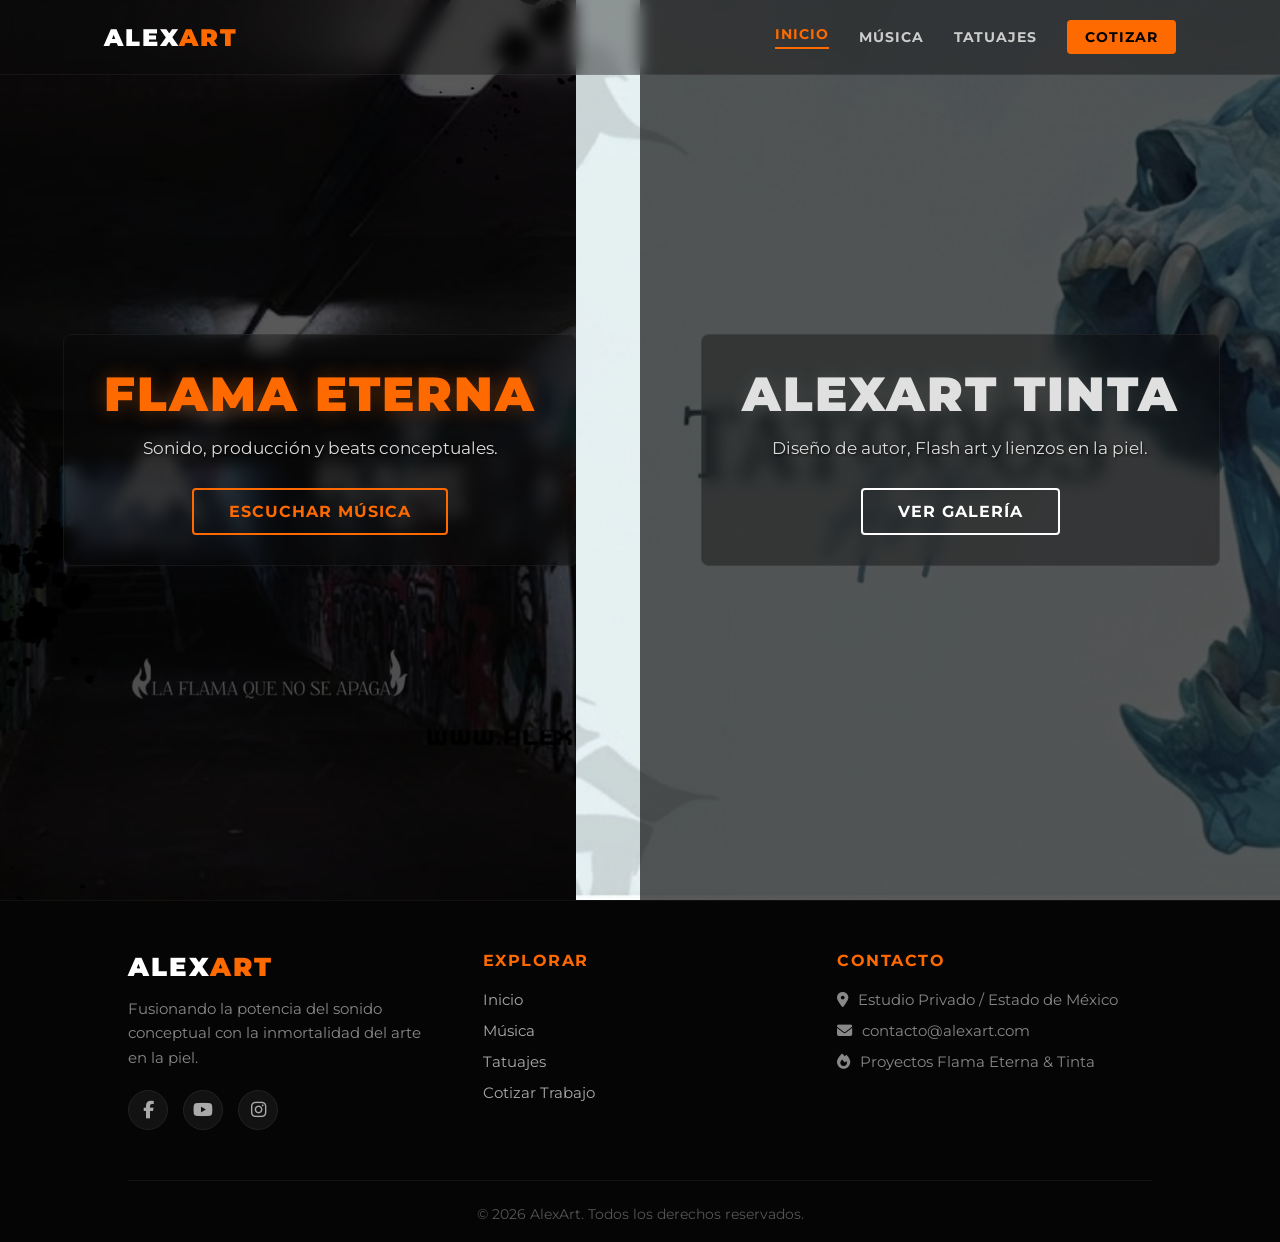
<file: index.html>
<!DOCTYPE html>
<html lang="es">
<head>
    <meta charset="UTF-8">
    <meta name="viewport" content="width=device-width, initial-scale=1.0">
    <title>AlexArt | Flama Eterna</title>
    <link rel="preconnect" href="https://fonts.googleapis.com">
    <link rel="preconnect" href="https://fonts.gstatic.com" crossorigin>
    <link href="https://fonts.googleapis.com/css2?family=Montserrat:wght@400;700;900&display=swap" rel="stylesheet">
    <link rel="stylesheet" href="css/styles.css">
    <link rel="stylesheet" href="https://cdnjs.cloudflare.com/ajax/libs/font-awesome/6.4.2/css/all.min.css">
</head>
<body>

    <header class="main-header-nav">
        <div class="nav-container">
            <a href="#" class="logo">ALEX<span>ART</span></a>
            
            <nav class="nav-menu">
                <a href="index.html" class="nav-link active">Inicio</a> <a href="musica.html" class="nav-link">Música</a>
                <a href="tatuajes.html" class="nav-link">Tatuajes</a>
                <a href="cotizar.html" class="nav-link btn-nav">Cotizar</a>
            </nav>
        </div>
    </header>

    <main class="split-container">
        <section class="split left">
            <div class="layer-bg music-bg"></div>
            <div class="content">
                <h2>FLAMA ETERNA</h2>
                <p>Sonido, producción y beats conceptuales.</p>
                <a href="musica.html" class="btn btn-music">Escuchar Música</a>
            </div>
        </section>

        <section class="split right">
            <div class="layer-bg tattoo-bg"></div>
            <div class="content">
                <h2>ALEXART TINTA</h2>
                <p>Diseño de autor, Flash art y lienzos en la piel.</p>
                <a href="tatuajes.html" class="btn btn-tattoo">Ver Galería</a>
            </div>
        </section>
    </main>


    <footer class="main-footer">
        <div class="footer-container">
            
            <div class="footer-section brand">
                <h3>ALEX<span>ART</span></h3>
                <p>Fusionando la potencia del sonido conceptual con la inmortalidad del arte en la piel.</p>
                <div class="footer-socials">
                    <a href="https://www.facebook.com/profile.php?id=61577612647859" target="_blank" title="Facebook"><i class="fa-brands fa-facebook-f"></i></a>
                    <a href="https://www.youtube.com/@AlexArt-FlamaEterna" target="_blank" title="YouTube"><i class="fa-brands fa-youtube"></i></a>
                    <a href="https://instagram.com/tu-perfil" target="_blank" title="Instagram"><i class="fa-brands fa-instagram"></i></a>
                </div>
            </div>

            <div class="footer-section links">
                <h4>Explorar</h4>
                <ul>
                    <li><a href="index.html">Inicio</a></li>
                    <li><a href="musica.html">Música</a></li>
                    <li><a href="tatuajes.html">Tatuajes</a></li>
                    <li><a href="cotizar.html">Cotizar Trabajo</a></li>
                </ul>
            </div>

            <div class="footer-section contact-info">
                <h4>Contacto</h4>
                <ul>
                    <li><i class="fa-solid fa-location-dot"></i> Estudio Privado / Estado de México</li>
                    <li><i class="fa-solid fa-envelope"></i> contacto@alexart.com</li>
                    <li><i class="fa-solid fa-fire"></i> Proyectos Flama Eterna & Tinta</li>
                </ul>
            </div>

        </div>

        <div class="footer-credits">
            <p>&copy; 2026 AlexArt. Todos los derechos reservados.</p>
        </div>
    </footer>

    <script src="js/main.js"></script>
</body>
</html>
</file>
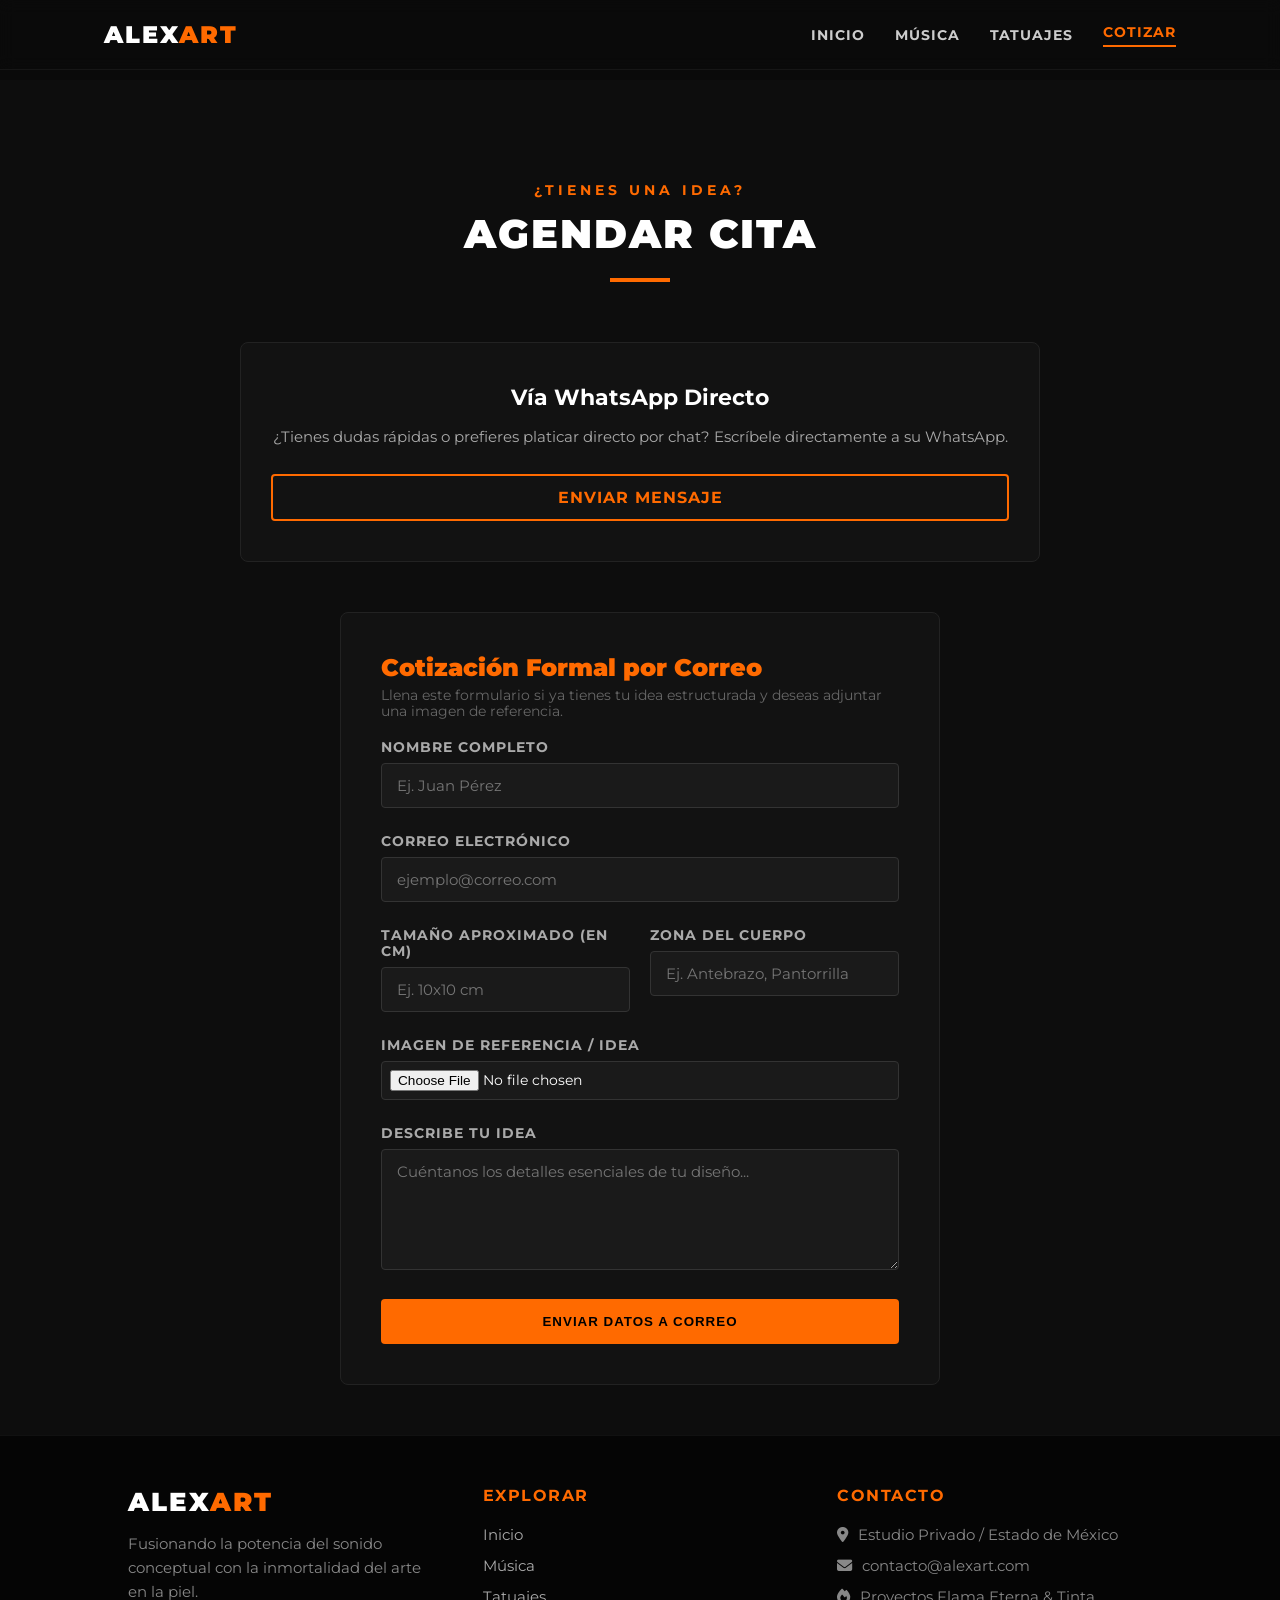
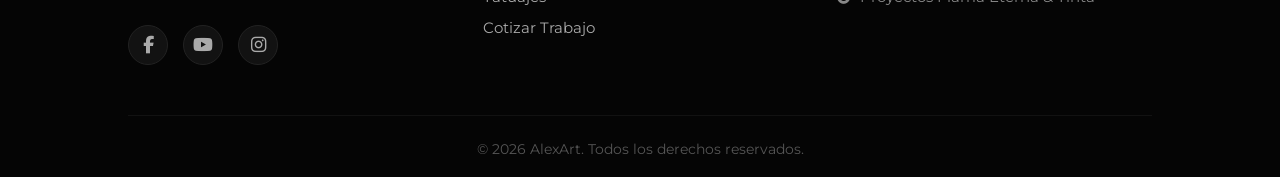
<file: cotizar.html>
<!DOCTYPE html>
<html lang="es">
<head>
    <meta charset="UTF-8">
    <meta name="viewport" content="width=device-width, initial-scale=1.0">
    <title>Cotizar | AlexArt</title>
    <link href="https://fonts.googleapis.com/css2?family=Montserrat:wght@400;700;900&display=swap" rel="stylesheet">
    <link rel="stylesheet" href="css/styles.css">
    <link rel="stylesheet" href="https://cdnjs.cloudflare.com/ajax/libs/font-awesome/6.4.2/css/all.min.css">
</head>
<body style="padding-top: 80px;">

    <header class="main-header-nav scrolled">
        <div class="nav-container">
            <a href="index.html" class="logo">ALEX<span>ART</span></a>
            <nav class="nav-menu">
                <a href="index.html" class="nav-link">Inicio</a>
                <a href="musica.html" class="nav-link">Música</a>
                <a href="tatuajes.html" class="nav-link">Tatuajes</a>
                <a href="cotizar.html" class="nav-link active">Cotizar</a>
            </nav>
        </div>
    </header>

    <section class="contact-container" style="min-height: auto; padding-bottom: 50px;">
        <div class="section-header">
            <span class="subtitle">¿TIENES UNA IDEA?</span>
            <h2>AGENDAR CITA</h2>
            <div class="divider-contact"></div>
        </div>

        <div class="contact-options" style="margin-bottom: 50px;">
            <div class="contact-card">
                <h3>Vía WhatsApp Directo</h3>
                <p>¿Tienes dudas rápidas o prefieres platicar directo por chat? Escríbele directamente a su WhatsApp.</p>
                <a href="https://wa.me/525530524178?text=Hola%20AlexArt,%20me%20gustaría%20saber%20más%20sobre%20tus%20fechas%20disponibles." target="_blank" class="btn btn-music" style="width:100%; text-align: center;">Enviar Mensaje</a>
            </div>
        </div>

        <div class="contact-wrapper">
            <h3 style="color:#ff6a00; font-size:1.5rem; margin-bottom:5px; font-weight:900;">Cotización Formal por Correo</h3>
            <p style="color:#666; font-size:0.85rem; margin-bottom:20px;">Llena este formulario si ya tienes tu idea estructurada y deseas adjuntar una imagen de referencia.</p>
            
            <form class="booking-form" action="https://formspree.io/f/mzdndvbk" method="POST" enctype="multipart/form-data">
                <div class="form-group">
                    <label for="name">Nombre Completo</label>
                    <input type="text" id="name" name="name" required placeholder="Ej. Juan Pérez">
                </div>

                <div class="form-group">
                    <label for="email">Correo Electrónico</label>
                    <input type="email" id="email" name="email" required placeholder="ejemplo@correo.com">
                </div>

                <div class="form-row">
                    <div class="form-group">
                        <label for="size">Tamaño aproximado (en cm)</label>
                        <input type="text" id="size" name="size" required placeholder="Ej. 10x10 cm">
                    </div>
                    <div class="form-group">
                        <label for="placement">Zona del cuerpo</label>
                        <input type="text" id="placement" name="placement" required placeholder="Ej. Antebrazo, Pantorrilla">
                    </div>
                </div>

                <div class="form-group">
                    <label for="reference-img">Imagen de Referencia / Idea</label>
                    <input type="file" id="reference-img" name="reference-image" accept="image/*">
                </div>

                <div class="form-group">
                    <label for="description">Describe tu idea</label>
                    <textarea id="description" name="description" rows="5" required placeholder="Cuéntanos los detalles esenciales de tu diseño..."></textarea>
                </div>
                
                <button type="submit" class="btn btn-submit">Enviar Datos a Correo</button>
            </form>
        </div>
    </section>

   <footer class="main-footer">
        <div class="footer-container">
            
            <div class="footer-section brand">
                <h3>ALEX<span>ART</span></h3>
                <p>Fusionando la potencia del sonido conceptual con la inmortalidad del arte en la piel.</p>
                <div class="footer-socials">
                    <a href="https://www.facebook.com/profile.php?id=61577612647859" target="_blank" title="Facebook"><i class="fa-brands fa-facebook-f"></i></a>
                    <a href="https://www.youtube.com/@AlexArt-FlamaEterna" target="_blank" title="YouTube"><i class="fa-brands fa-youtube"></i></a>
                    <a href="https://instagram.com/tu-perfil" target="_blank" title="Instagram"><i class="fa-brands fa-instagram"></i></a>
                </div>
            </div>

            <div class="footer-section links">
                <h4>Explorar</h4>
                <ul>
                    <li><a href="index.html">Inicio</a></li>
                    <li><a href="musica.html">Música</a></li>
                    <li><a href="tatuajes.html">Tatuajes</a></li>
                    <li><a href="cotizar.html">Cotizar Trabajo</a></li>
                </ul>
            </div>

            <div class="footer-section contact-info">
                <h4>Contacto</h4>
                <ul>
                    <li><i class="fa-solid fa-location-dot"></i> Estudio Privado / Estado de México</li>
                    <li><i class="fa-solid fa-envelope"></i> contacto@alexart.com</li>
                    <li><i class="fa-solid fa-fire"></i> Proyectos Flama Eterna & Tinta</li>
                </ul>
            </div>

        </div>

        <div class="footer-credits">
            <p>&copy; 2026 AlexArt. Todos los derechos reservados.</p>
        </div>
    </footer>
    <script src="js/main.js"></script>
</body>
</html>
</file>
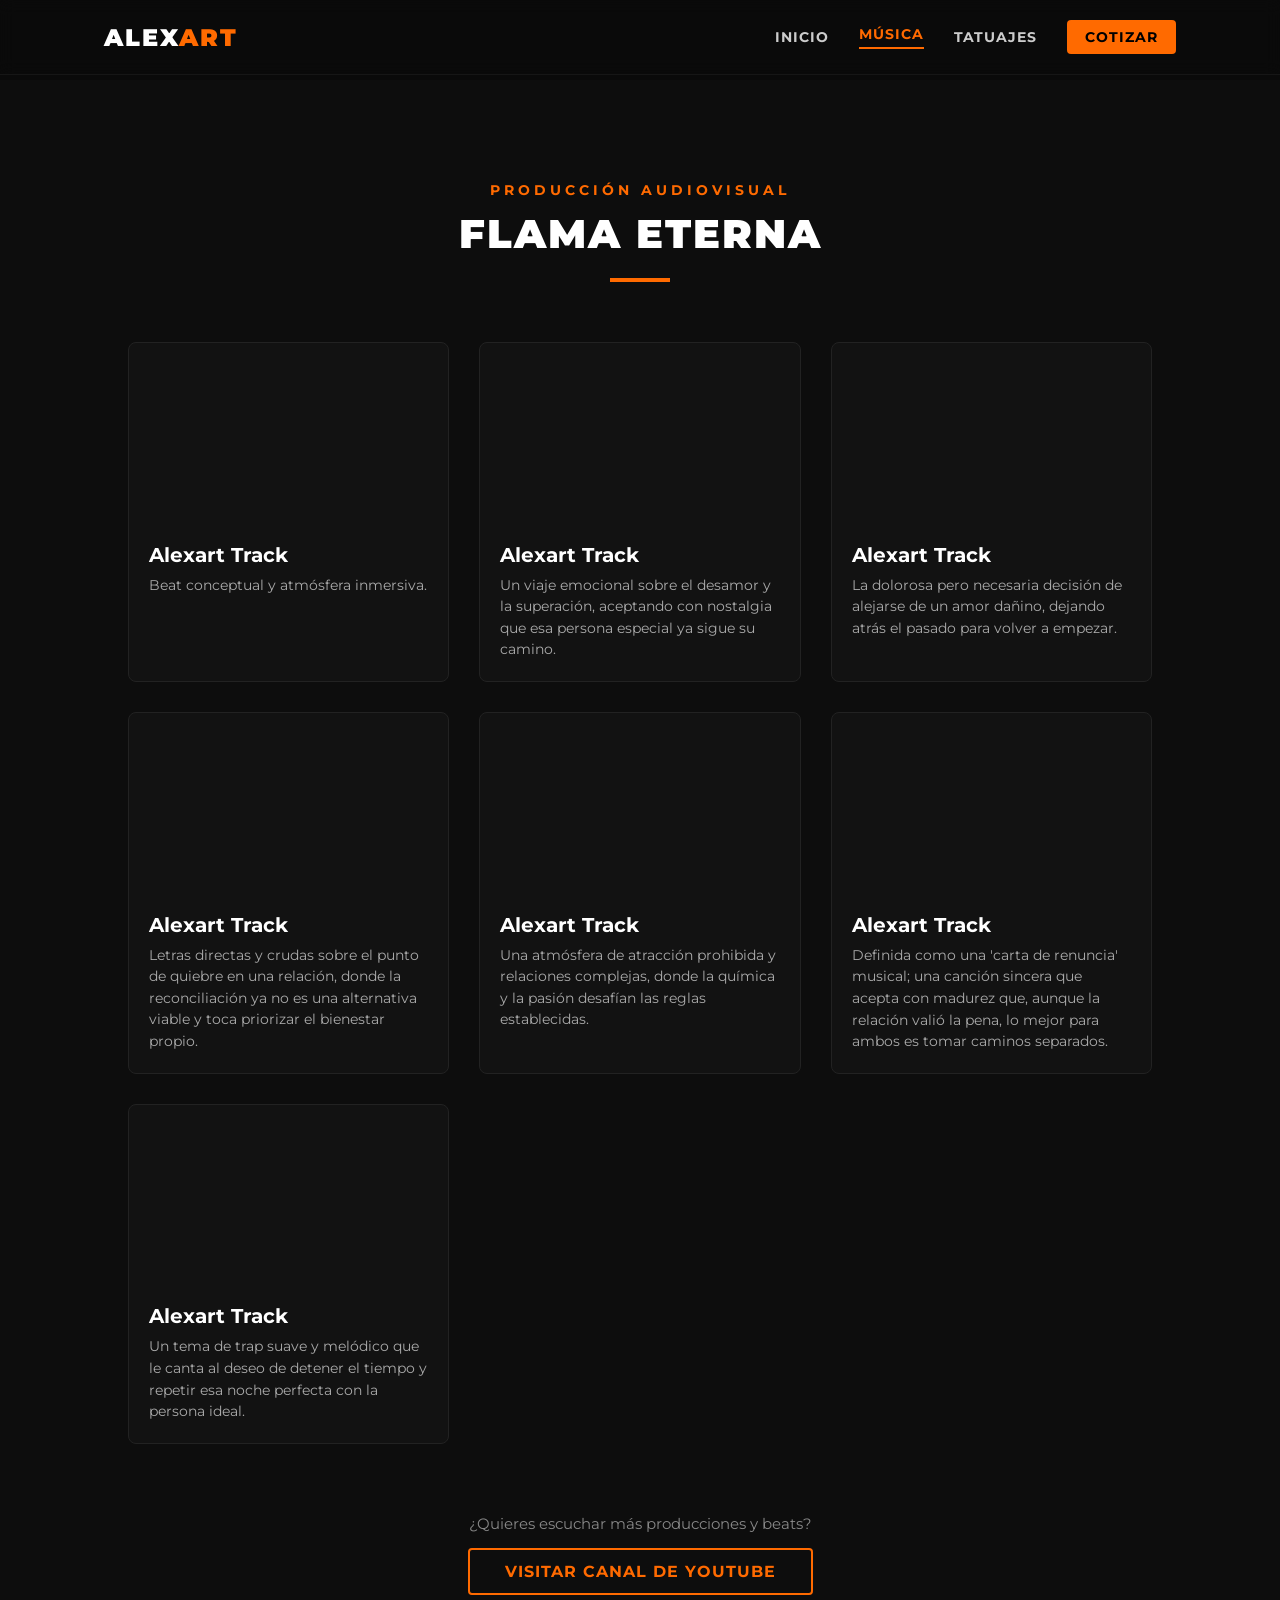
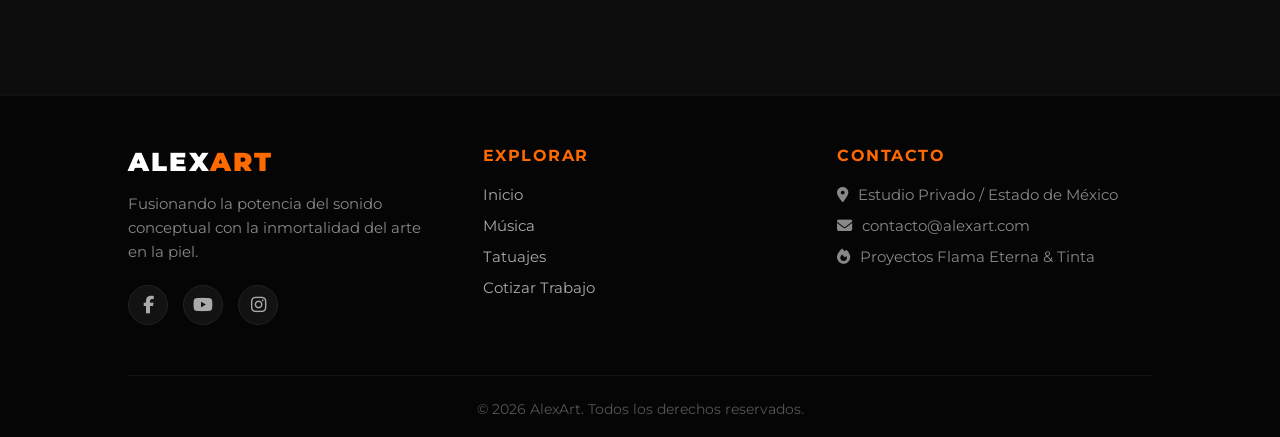
<file: musica.html>
<!DOCTYPE html>
<html lang="es">
<head>
    <meta charset="UTF-8">
    <meta name="viewport" content="width=device-width, initial-scale=1.0">
    <title>Música | Flama Eterna</title>
    <link href="https://fonts.googleapis.com/css2?family=Montserrat:wght@400;700;900&display=swap" rel="stylesheet">
    <link rel="stylesheet" href="css/styles.css">
    <link rel="stylesheet" href="https://cdnjs.cloudflare.com/ajax/libs/font-awesome/6.4.2/css/all.min.css">
</head>
<body style="padding-top: 80px;"> <header class="main-header-nav scrolled"> <div class="nav-container">
            <a href="index.html" class="logo">ALEX<span>ART</span></a>
            <nav class="nav-menu">
                <a href="index.html" class="nav-link">Inicio</a>
                <a href="musica.html" class="nav-link active">Música</a> <a href="tatuajes.html" class="nav-link">Tatuajes</a>
                <a href="cotizar.html" class="nav-link btn-nav">Cotizar</a>
            </nav>
        </div>
    </header>

     <section class="music-container"> <div class="section-header"> <span class="subtitle">PRODUCCIÓN AUDIOVISUAL</span> <h2>FLAMA ETERNA</h2> <div class="divider"></div> </div>
    
        <div class="music-grid" id="youtube-music-grid"></div>

        <div class="music-footer">
            <p>¿Quieres escuchar más producciones y beats?</p>
            <a href="https://www.youtube.com/@AlexArt-FlamaEterna" target="_blank" class="btn btn-music">
                Visitar Canal de YouTube
            </a>
        </div>
    </section>
    <footer class="main-footer">
        <div class="footer-container">
            
            <div class="footer-section brand">
                <h3>ALEX<span>ART</span></h3>
                <p>Fusionando la potencia del sonido conceptual con la inmortalidad del arte en la piel.</p>
                <div class="footer-socials">
                    <a href="https://www.facebook.com/profile.php?id=61577612647859" target="_blank" title="Facebook"><i class="fa-brands fa-facebook-f"></i></a>
                    <a href="https://www.youtube.com/@AlexArt-FlamaEterna" target="_blank" title="YouTube"><i class="fa-brands fa-youtube"></i></a>
                    <a href="https://instagram.com/tu-perfil" target="_blank" title="Instagram"><i class="fa-brands fa-instagram"></i></a>
                </div>
            </div>

            <div class="footer-section links">
                <h4>Explorar</h4>
                <ul>
                    <li><a href="index.html">Inicio</a></li>
                    <li><a href="musica.html">Música</a></li>
                    <li><a href="tatuajes.html">Tatuajes</a></li>
                    <li><a href="cotizar.html">Cotizar Trabajo</a></li>
                </ul>
            </div>

            <div class="footer-section contact-info">
                <h4>Contacto</h4>
                <ul>
                    <li><i class="fa-solid fa-location-dot"></i> Estudio Privado / Estado de México</li>
                    <li><i class="fa-solid fa-envelope"></i> contacto@alexart.com</li>
                    <li><i class="fa-solid fa-fire"></i> Proyectos Flama Eterna & Tinta</li>
                </ul>
            </div>

        </div>

        <div class="footer-credits">
            <p>&copy; 2026 AlexArt. Todos los derechos reservados.</p>
        </div>
    </footer>

    <script src="js/main.js"></script>
</body>
</html>
</file>
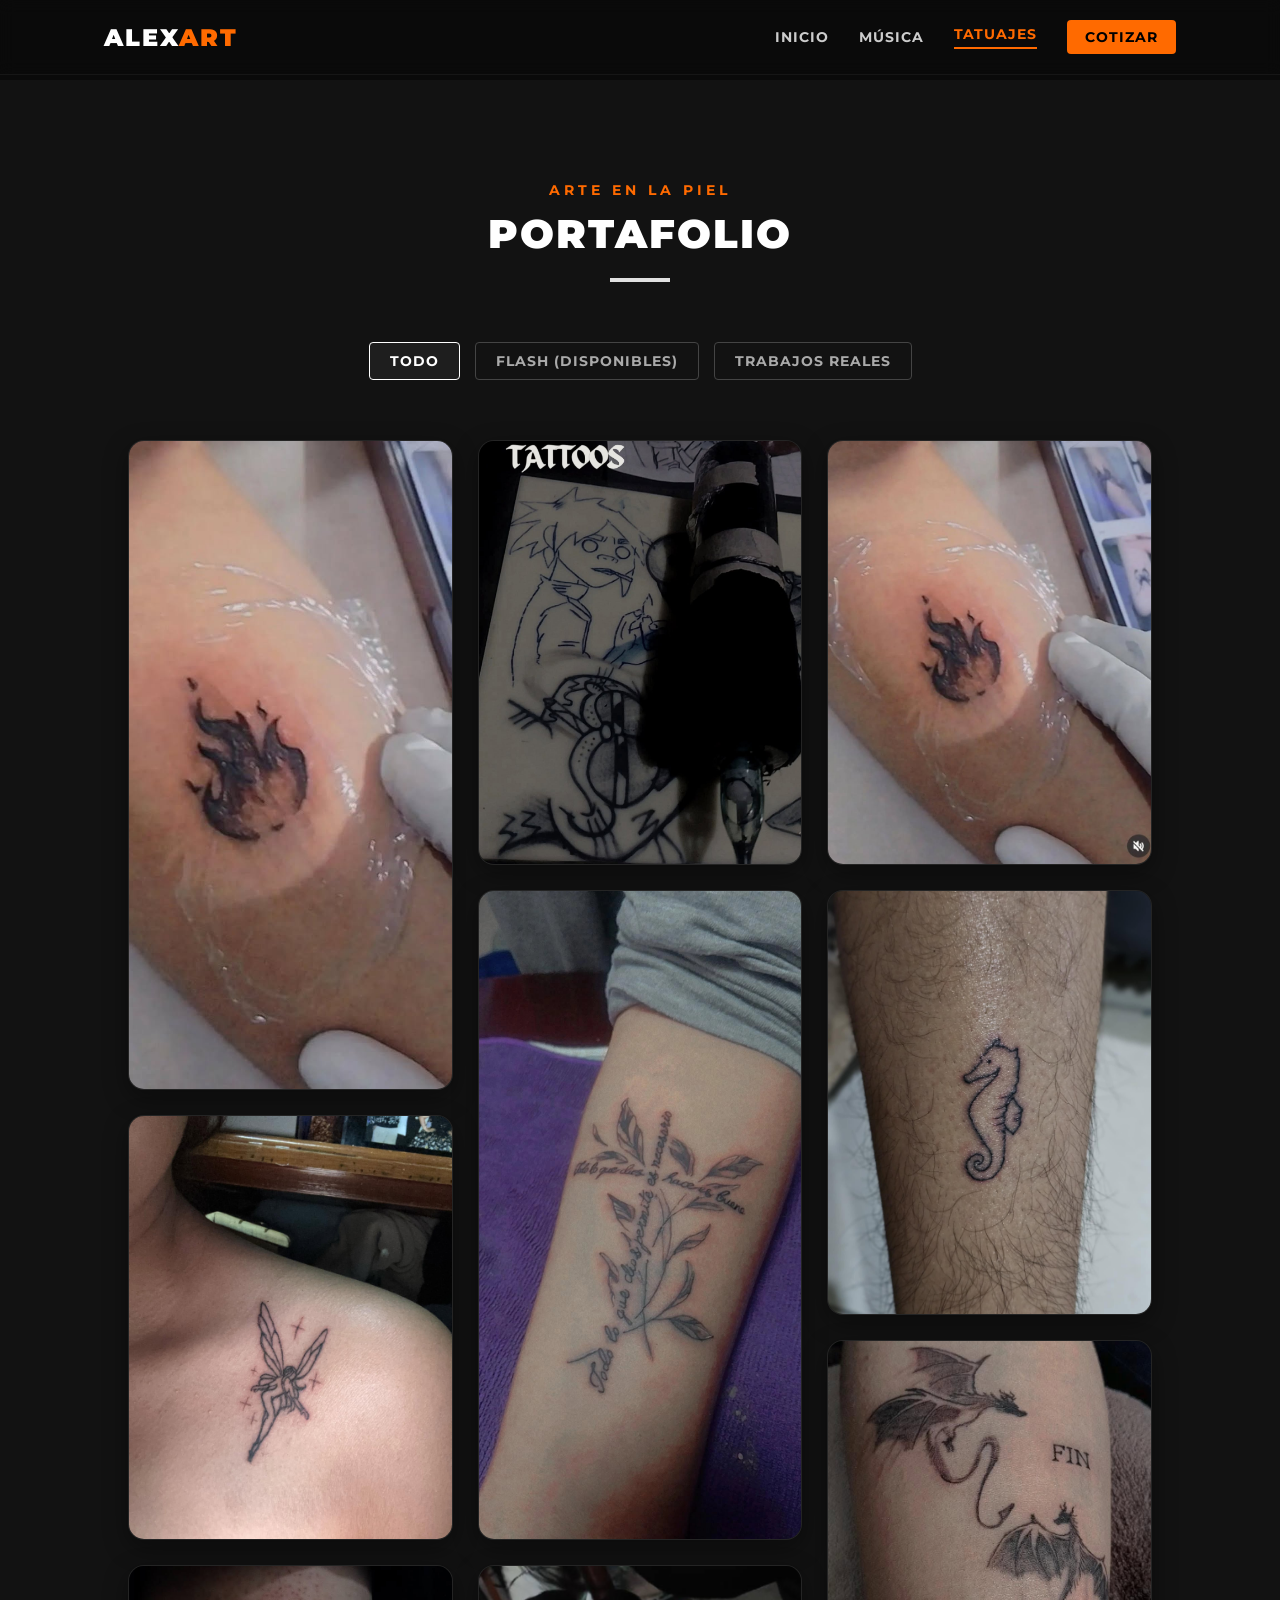
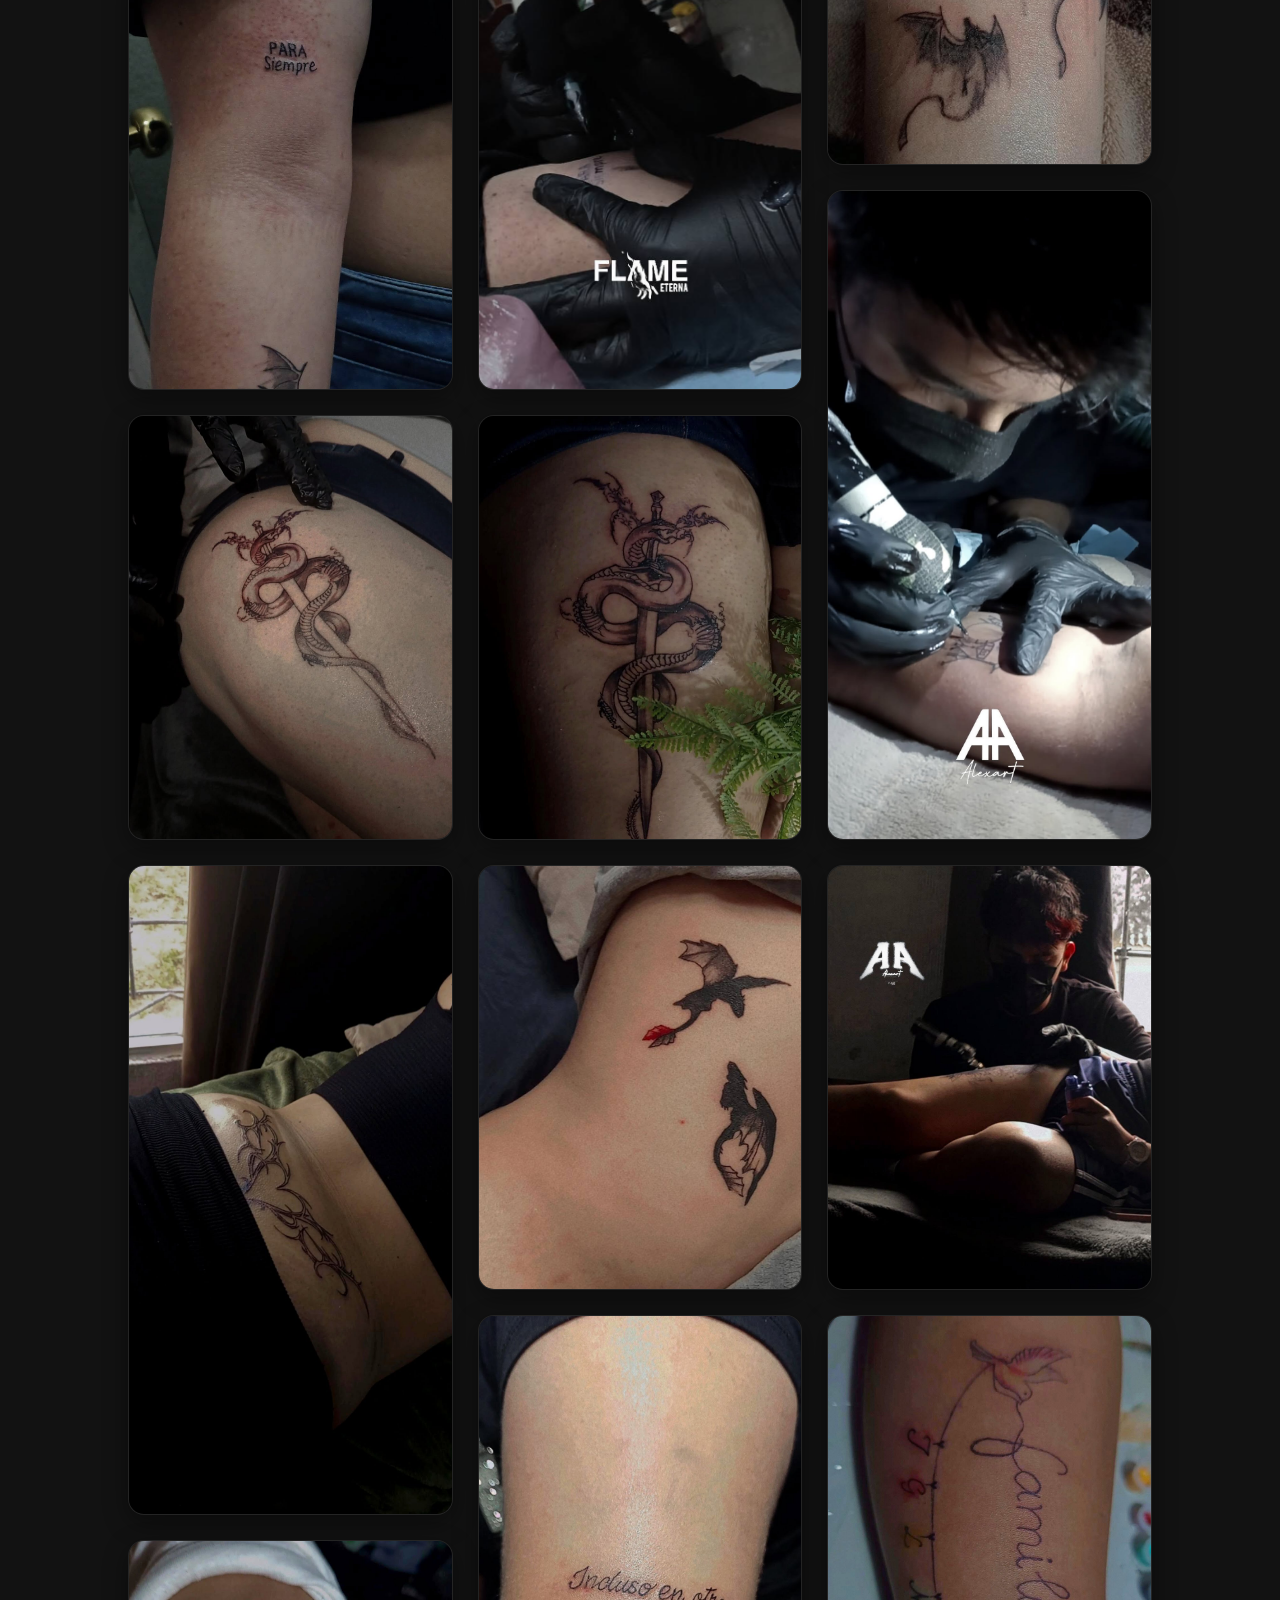
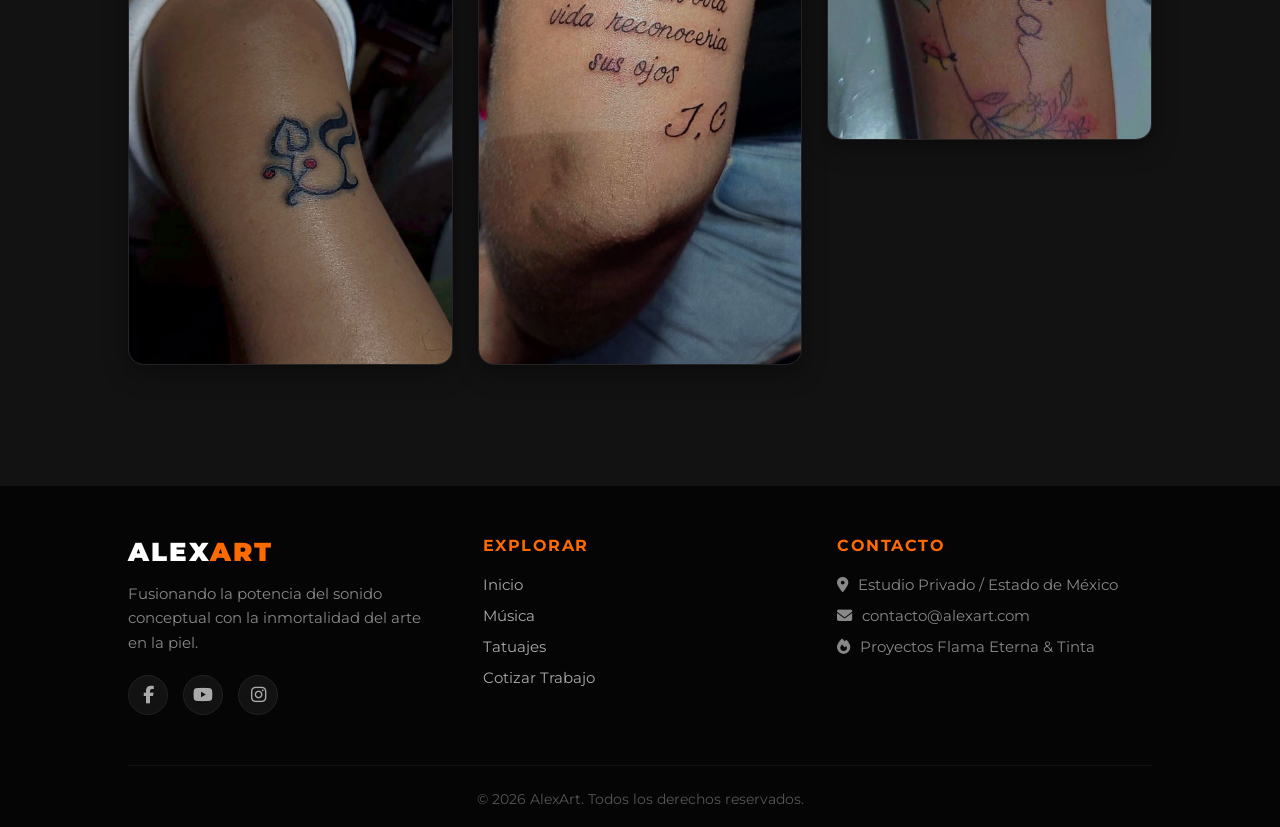
<file: tatuajes.html>
<!DOCTYPE html>
<html lang="es">
<head>
    <meta charset="UTF-8">
    <meta name="viewport" content="width=device-width, initial-scale=1.0">
    <title>Tatuajes | AlexArt Tinta</title>
    <link href="https://fonts.googleapis.com/css2?family=Montserrat:wght@400;700;900&display=swap" rel="stylesheet">
    <link rel="stylesheet" href="css/styles.css">
    <link rel="stylesheet" href="https://cdnjs.cloudflare.com/ajax/libs/font-awesome/6.4.2/css/all.min.css">
</head>
<body style="padding-top: 80px;">

    <header class="main-header-nav scrolled">
        <div class="nav-container">
            <a href="index.html" class="logo">ALEX<span>ART</span></a>
            <nav class="nav-menu">
                <a href="index.html" class="nav-link">Inicio</a>
                <a href="musica.html" class="nav-link">Música</a>
                <a href="tatuajes.html" class="nav-link active">Tatuajes</a> <a href="cotizar.html" class="nav-link btn-nav">Cotizar</a>
            </nav>
        </div>
    </header>

    <section class="tattoo-container">
        <div class="section-header">
            <span class="subtitle">ARTE EN LA PIEL</span>
            <h2>PORTAFOLIO</h2>
            <div class="divider-tattoo"></div>
        </div>

        <div class="portfolio-filters">
            <button class="filter-btn active" data-target="all">Todo</button>
            <button class="filter-btn" data-target="flash">Flash (Disponibles)</button>
            <button class="filter-btn" data-target="tattoos">Trabajos Reales</button>
        </div>

        <div class="portfolio-grid">
            
            <div class="portfolio-item flash">
                <div class="item-inner">
                    
                    <div class="carousel-wrapper">
                        <img src="assets/images/tatto_1.jpg" alt="Flash 1">
                        <img src="assets/images/tatto_2.jpg" alt="Flash 2">
                        <img src="assets/images/tatto_3.jpg" alt="Flash 3">
                    </div>

                    <div class="item-overlay">
                        <span>Colección Flash</span>
                        <p>Naturaleza / Línea Fina</p>
                    </div>
                </div>
            </div>

            <div class="portfolio-item flash">
                <div class="item-inner">
                    <img src="assets/images/tatto_4.jpg" alt="Diseño Flash Disponible">
                    <div class="item-overlay">
                        <span>Flash Disponible</span>
                        <p>Blackwork / Tradicional</p> 
                    </div>
                </div>
            </div>

            <div class="portfolio-item tattoos">
                <div class="item-inner">
                    <img src="assets/images/tatto_1.jpg" alt="Tatuaje Realizado">
                    <div class="item-overlay">
                        <span>Trabajo Realizado</span>
                        <p>Blackwork / Neo-tradicional</p> </div>
                </div>
            </div>

            <div class="portfolio-item tattoos">
                <div class="item-inner">
                    <img src="assets/images/tatto_2.jpg" alt="Tatuaje Realizado">
                    <div class="item-overlay">
                        <span>Trabajo Realizado</span>
                        <p>Blackwork / Neo-tradicional</p> </div>
                </div>
            </div>
            <div class="portfolio-item tattoos">
                <div class="item-inner">
                    <img src="assets/images/tatto_3.jpg" alt="Tatuaje Realizado">
                    <div class="item-overlay">
                        <span>Trabajo Realizado</span>
                        <p>Blackwork / Neo-tradicional</p> </div>
                </div>
            </div>
            <div class="portfolio-item tattoos">
                <div class="item-inner">
                    <img src="assets/images/tatto_5.jpg" alt="Tatuaje Realizado">
                    <div class="item-overlay">
                        <span>Trabajo Realizado</span>
                        <p>Blackwork / Neo-tradicional</p> </div>
                </div>
            </div>
            <div class="portfolio-item tattoos">
                <div class="item-inner">
                    <img src="assets/images/tatto_6.jpg" alt="Tatuaje Realizado">
                    <div class="item-overlay">
                        <span>Trabajo Realizado</span>
                        <p>Blackwork / Neo-tradicional</p> </div>
                </div>
            </div>
            <div class="portfolio-item tattoos">
                <div class="item-inner">
                    <img src="assets/images/tatto_7.jpg" alt="Tatuaje Realizado">
                    <div class="item-overlay">
                        <span>Trabajo Realizado</span>
                        <p>Blackwork / Neo-tradicional</p> </div>
                </div>
            </div>
            <div class="portfolio-item tattoos">
                <div class="item-inner">
                    <img src="assets/images/tatto_8.jpg" alt="Tatuaje Realizado">
                    <div class="item-overlay">
                        <span>Trabajo Realizado</span>
                        <p>Blackwork / Neo-tradicional</p> </div>
                </div>
            </div>
            <div class="portfolio-item tattoos">
                <div class="item-inner">
                    <img src="assets/images/tatto_9.jpg" alt="Tatuaje Realizado">
                    <div class="item-overlay">
                        <span>Trabajo Realizado</span>
                        <p>Blackwork / Neo-tradicional</p> </div>
                </div>
            </div>
            <div class="portfolio-item tattoos">
                <div class="item-inner">
                    <img src="assets/images/tatto_10.jpg" alt="Tatuaje Realizado">
                    <div class="item-overlay">
                        <span>Trabajo Realizado</span>
                        <p>Blackwork / Neo-tradicional</p> </div>
                </div>
            </div>

            <div class="portfolio-item tattoos">
                <div class="item-inner">
                    <img src="assets/images/tatto_11.jpg" alt="Tatuaje Realizado">
                    <div class="item-overlay">
                        <span>Trabajo Realizado</span>
                        <p>Blackwork / Neo-tradicional</p> </div>
                </div>
            </div>
            <div class="portfolio-item tattoos">
                <div class="item-inner">
                    <img src="assets/images/tatto_12.jpg" alt="Tatuaje Realizado">
                    <div class="item-overlay">
                        <span>Trabajo Realizado</span>
                        <p>Blackwork / Neo-tradicional</p> </div>
                </div>
            </div>
            <div class="portfolio-item tattoos">
                <div class="item-inner">
                    <img src="assets/images/tatto_13.jpg" alt="Tatuaje Realizado">
                    <div class="item-overlay">
                        <span>Trabajo Realizado</span>
                        <p>Blackwork / Neo-tradicional</p> </div>
                </div>
            </div>
            <div class="portfolio-item tattoos">
                <div class="item-inner">
                    <img src="assets/images/tatto_14.jpg" alt="Tatuaje Realizado">
                    <div class="item-overlay">
                        <span>Trabajo Realizado</span>
                        <p>Blackwork / Neo-tradicional</p> </div>
                </div>
            </div>
            <div class="portfolio-item tattoos">
                <div class="item-inner">
                    <img src="assets/images/tatto_15.jpg" alt="Tatuaje Realizado">
                    <div class="item-overlay">
                        <span>Trabajo Realizado</span>
                        <p>Blackwork / Neo-tradicional</p> </div>
                </div>
            </div>

            <div class="portfolio-item tattoos">
                <div class="item-inner">
                    <img src="assets/images/tatto_16.jpg" alt="Tatuaje Realizado">
                    <div class="item-overlay">
                        <span>Trabajo Realizado</span>
                        <p>Blackwork / Neo-tradicional</p> </div>
                </div>
            </div>
            <div class="portfolio-item tattoos">
                <div class="item-inner">
                    <img src="assets/images/tatto_18.jpg" alt="Tatuaje Realizado">
                    <div class="item-overlay">
                        <span>Trabajo Realizado</span>
                        <p>Blackwork / Neo-tradicional</p> </div>
                </div>
            </div>

        </div>
    </section>

    <footer class="main-footer">
        <div class="footer-container">
            
            <div class="footer-section brand">
                <h3>ALEX<span>ART</span></h3>
                <p>Fusionando la potencia del sonido conceptual con la inmortalidad del arte en la piel.</p>
                <div class="footer-socials">
                    <a href="https://www.facebook.com/profile.php?id=61577612647859" target="_blank" title="Facebook"><i class="fa-brands fa-facebook-f"></i></a>
                    <a href="https://www.youtube.com/@AlexArt-FlamaEterna" target="_blank" title="YouTube"><i class="fa-brands fa-youtube"></i></a>
                    <a href="https://instagram.com/tu-perfil" target="_blank" title="Instagram"><i class="fa-brands fa-instagram"></i></a>
                </div>
            </div>

            <div class="footer-section links">
                <h4>Explorar</h4>
                <ul>
                    <li><a href="index.html">Inicio</a></li>
                    <li><a href="musica.html">Música</a></li>
                    <li><a href="tatuajes.html">Tatuajes</a></li>
                    <li><a href="cotizar.html">Cotizar Trabajo</a></li>
                </ul>
            </div>

            <div class="footer-section contact-info">
                <h4>Contacto</h4>
                <ul>
                    <li><i class="fa-solid fa-location-dot"></i> Estudio Privado / Estado de México</li>
                    <li><i class="fa-solid fa-envelope"></i> contacto@alexart.com</li>
                    <li><i class="fa-solid fa-fire"></i> Proyectos Flama Eterna & Tinta</li>
                </ul>
            </div>

        </div>

        <div class="footer-credits">
            <p>&copy; 2026 AlexArt. Todos los derechos reservados.</p>
        </div>
    </footer>

    <script src="js/main.js"></script>
</body>
</html>
</file>
<file: css/styles.css>
/* --- RESET BASE --- */
* {
    margin: 0;
    padding: 0;
    box-sizing: border-box;
}

/* ========================================== */
/* --- AJUSTE DE CONTENEDOR PARA EL SCROLL --- */
/* ========================================== */
body {
    /* Permitimos que el cuerpo de la página scrollee hacia el footer */
    font-family: 'Montserrat', sans-serif;
    background-color: #0a0a0a;
    color: #fff;
    overflow-x: hidden;
    scroll-behavior: smooth;
    overflow-y: auto !important; 
}

.split-container {
    /* Evita que bloquee rígidamente la pantalla y permite fluir al footer */
    min-height: 100vh; 
    height: 100vh;
}

/* ========================================== */
/* --- ESTILOS COMPLETOS DEL FOOTER --- */
/* ========================================== */
.main-footer {
    background-color: #070707; /* Un negro ligeramente más profundo */ 
    border-top: 1px solid rgba(255, 106, 0, 0.15); /* Línea sutil color flama superior */
    padding: 70px 5% 20px;
    font-family: 'Montserrat', sans-serif; 
}

.footer-container {
    max-width: 1200px;
    margin: 0 auto; 
    display: grid;
    /* Crea 3 columnas perfectas en PC y se adapta solo */
    grid-template-columns: repeat(auto-fit, minmax(250px, 1fr));
    gap: 40px;
    margin-bottom: 50px;
}

.footer-section h3 {
    font-size: 1.6rem;
    font-weight: 900;
    letter-spacing: 2px;
    color: #fff; 
    margin-bottom: 15px;
    text-transform: uppercase;
}

.footer-section h3 span {
    color: #ff6a00; /* Color flama para resaltar la marca */ 
}

.footer-section h4 {
    font-size: 1rem;
    text-transform: uppercase; 
    letter-spacing: 1.5px;
    color: #ff6a00; /* Títulos de bloques en naranja flama */ 
    margin-bottom: 20px;
    font-weight: 700;
}

.footer-section p {
    color: #888;
    font-size: 0.95rem;
    line-height: 1.6;
}

/* Enlaces y listas internas */
.footer-section ul {
    list-style: none; 
    padding: 0;
}

.footer-section ul li {
    margin-bottom: 12px;
    color: #888;
    font-size: 0.95rem;
    display: flex;
    align-items: center;
    gap: 10px; /* Despega los iconos de texto en la sección de contacto */
}

.footer-section ul li a {
    color: #aaa; 
    text-decoration: none; 
    transition: all 0.3s ease;
}

.footer-section ul li a:hover {
    color: #ff6a00; /* Iluminación naranja al pasar el cursor */
    padding-left: 5px; /* Pequeño desplazamiento interactivo */
}

/* ICONOS DE REDES SOCIALES INTERACTIVOS */
.footer-socials {
    display: flex;
    gap: 15px;
    margin-top: 20px;
}

.footer-socials a {
    display: flex;
    align-items: center;
    justify-content: center;
    width: 40px;
    height: 40px;
    background-color: #121212;
    border: 1px solid #222;
    border-radius: 50%; /* Iconos circulares modernos */
    color: #aaa;
    font-size: 1.1rem;
    text-decoration: none;
    transition: all 0.3s cubic-bezier(0.25, 1, 0.5, 1);
}

/* Efectos hover individuales para cada red social respetando su color de marca */
.footer-socials a:hover {
    transform: translateY(-5px);
    color: #fff;
}
.footer-socials a[title="Facebook"]:hover {
    background-color: #1877f2;
    border-color: #1877f2;
    box-shadow: 0 5px 15px rgba(24, 119, 242, 0.4);
}
.footer-socials a[title="YouTube"]:hover {
    background-color: #ff0000;
    border-color: #ff0000;
    box-shadow: 0 5px 15px rgba(255, 0, 0, 0.4);
}
.footer-socials a[title="Instagram"]:hover {
    background: linear-gradient(45deg, #f09433 0%, #e6683c 25%, #dc2743 50%, #cc2366 75%, #bc1888 100%);
    border-color: transparent;
    box-shadow: 0 5px 15px rgba(220, 39, 67, 0.4);
}

/* Barra de Créditos Inferior */
.footer-credits {
    text-align: center; 
    border-top: 1px solid rgba(255, 255, 255, 0.05); 
    padding-top: 25px; 
    color: #555;
    font-size: 0.85rem;
}

/* Responsividad para pantallas pequeñas */
@media (max-width: 768px) {
    .footer-container {
        grid-template-columns: 1fr; /* Una columna arriba de la otra en móviles */
        text-align: center; 
        gap: 30px; 
    }
    .footer-socials {
        justify-content: center; /* Centra los iconos en celulares */
    }
    .footer-section ul li {
        justify-content: center;
    }
    .footer-section ul li a:hover {
        padding-left: 0; /* Desactiva el desplazamiento lateral en móvil */
    }
}

/* --- CONTENEDOR SPLIT SCREEN --- */
.split-container {
    position: relative;
    width: 100%;
    height: 100vh;
    display: flex;
    overflow: hidden;
}

.split {
    position: relative;
    flex: 1;
    height: 100%;
    display: flex;
    align-items: center;
    justify-content: center;
    text-align: center;
    transition: flex 0.6s cubic-bezier(0.25, 1, 0.5, 1);
    z-index: 1;
}

/* Cuando pasas el mouse, la sección se expande */
.split:hover {
    flex: 1.5;
    z-index: 2;
}

/* --- FONDOS CON CAPA OSCURA --- */
.layer-bg {
    position: absolute;
    top: 0;
    left: 0;
    /* La clave: hacemos que la imagen sea un 20% más ancha que el contenedor */
    width: 120%; 
    height: 100%; 
    background-size: cover; 
    background-position: center; 
    background-repeat: no-repeat;
    
    /* Centramos la imagen por defecto restando el excedente */
    margin-left: -10%; 
    
    /* Transición suave para el movimiento de lado a lado */
    transition: transform 0.8s cubic-bezier(0.25, 1, 0.5, 1);
    z-index: 1; 
}

/* LA MAGIA: Un filtro oscuro superpuesto sobre cada fondo para dar contraste */
.split::before {
    content: '';
    position: absolute;
    top: 0;
    left: 0;
    width: 100%;
    height: 100%;
    /* 0.65 (65%) de opacidad oscura. Si quieres ver más tus fotos, bájalo a 0.50 */
    background: rgba(0, 0, 0, 0.65); 
    z-index: 2;
    transition: background 0.5s ease;
}

/* Efecto de movimiento lateral (en el eje X) sin estirarse */
.split.left:hover .layer-bg {
    transform: translateX(5%); /* Mueve el fondo de música sutilmente a la derecha */
}

.split.right:hover .layer-bg {
    transform: translateX(-5%); /* Mueve el fondo de tatuajes sutilmente a la izquierda */
}

/* Mantenemos el filtro oscuro intacto */
.split::before {
    content: '';
    position: absolute;
    top: 0;
    left: 0;
    width: 100%;
    height: 100%;
    background: rgba(0, 0, 0, 0.65); 
    z-index: 2;
    transition: background 0.5s ease;
}

.split:hover::before {
    background: rgba(0, 0, 0, 0.45);
}

/* Tus imágenes locales reales */
.music-bg {
    background-image: url('../assets/images/Fondo_Musica.jpg'); 
}

.tattoo-bg {
    background-image: url('../assets/images/Fondo_Tatto.png'); 
}

/* --- CONTENIDO --- */
.content {
    position: relative;
    z-index: 3; /* Se posiciona por encima del filtro oscuro */
    padding: 30px 40px;
    max-width: 85%;
    text-align: center;
    
    /* Esta caja difumina el fondo solo detrás de las letras, separándolo de tus logos */
    background: rgba(10, 10, 10, 0.4);
    backdrop-filter: blur(8px);
    -webkit-backdrop-filter: blur(8px);
    border-radius: 8px;
    border: 1px solid rgba(255, 255, 255, 0.05);
}

.content h2 {
    font-size: 3rem;
    font-weight: 900;
    letter-spacing: 2px;
    margin-bottom: 15px;
    text-transform: uppercase;
    /* Sombra de texto sólida para que resalte en cualquier pantalla */
    text-shadow: 2px 2px 4px rgba(0, 0, 0, 0.9);
}

.split.left h2 {
    color: #ff6a00; /* Color Flama */
    text-shadow: 0 0 20px rgba(255, 106, 0, 0.3);
}

.split.right h2 {
    color: #e0e0e0; /* Color Tinta / Plata */
    text-shadow: 0 0 20px rgba(255, 255, 255, 0.1);
}

.content p {
    font-size: 1.05rem;
    margin-bottom: 30px;
    color: #ddd;
    font-weight: 400;
    text-shadow: 1px 1px 3px rgba(0, 0, 0, 0.9);
}

/* --- BOTONES --- */
.btn {
    display: inline-block;
    padding: 12px 35px;
    text-decoration: none;
    font-weight: 700;
    text-transform: uppercase;
    letter-spacing: 1px;
    border-radius: 4px;
    transition: all 0.3s ease;
}

.btn-music {
    background-color: transparent;
    color: #ff6a00;
    border: 2px solid #ff6a00;
}

.btn-music:hover {
    background-color: #ff6a00;
    color: #000;
    box-shadow: 0 0 15px rgba(255, 106, 0, 0.6);
}

.btn-tattoo {
    background-color: transparent;
    color: #fff;
    border: 2px solid #fff;
}

.btn-tattoo:hover {
    background-color: #fff;
    color: #000;
    box-shadow: 0 0 15px rgba(255, 255, 255, 0.6);
}

/* --- SECCIÓN DE MÚSICA --- */
.music-container {
    background-color: #0d0d0d;
    padding: 100px 10%;
    min-height: 100vh;
    display: flex;
    flex-direction: column;
    justify-content: center;
}

/* Encabezados de Sección Comunes */
.section-header {
    text-align: center;
    margin-bottom: 60px;
}

.section-header .subtitle {
    font-size: 0.85rem;
    letter-spacing: 4px;
    color: #ff6a00;
    font-weight: 700;
    text-transform: uppercase;
}

.section-header h2 {
    font-size: 2.5rem;
    font-weight: 900;
    letter-spacing: 2px;
    margin-top: 10px;
    text-transform: uppercase;
}

.section-header .divider {
    width: 60px;
    height: 4px;
    background-color: #ff6a00;
    margin: 20px auto 0;
}

/* Grid de Videos */
.music-grid {
    display: grid;
    grid-template-columns: repeat(auto-fit, minmax(320px, 1fr));
    gap: 30px;
    margin-bottom: 50px;
}

/* Tarjetas de Video */
.video-card {
    background-color: #121212;
    border-radius: 8px;
    overflow: hidden;
    border: 1px solid #222;
    transition: all 0.4s ease;
}

.video-card:hover {
    transform: translateY(-8px);
    border-color: #ff6a00;
    box-shadow: 0 10px 20px rgba(255, 106, 0, 0.1);
}

/* Mantener proporción de video responsivo (16:9) */
.video-wrapper {
    position: relative;
    padding-bottom: 56.25%; /* Relación de aspecto 16:9 */
    height: 0;
    overflow: hidden;
}

.video-wrapper iframe {
    position: absolute;
    top: 0;
    left: 0;
    width: 100%;
    height: 100%;
}

.video-info {
    padding: 20px;
}

.video-info h3 {
    font-size: 1.25rem;
    font-weight: 700;
    margin-bottom: 8px;
    color: #fff;
}

.video-info p {
    font-size: 0.9rem;
    color: #aaa;
    line-height: 1.5;
}

/* Footer de Música */
.music-footer {
    text-align: center;
    margin-top: 20px;
}

.music-footer p {
    color: #888;
    margin-bottom: 15px;
    font-size: 0.95rem;
}

/* --- SECCIÓN DE TATUAJES --- */
.tattoo-container {
    background-color: #121212;
    padding: 100px 10%;
    min-height: 100vh;
}

.divider-tattoo {
    width: 60px;
    height: 4px;
    background-color: #e0e0e0;
    margin: 20px auto 0;
}

/* Botones de Filtro */
.portfolio-filters {
    display: flex;
    justify-content: center;
    gap: 15px;
    margin-bottom: 40px;
}

.filter-btn {
    background: transparent;
    border: 1px solid #444;
    color: #aaa;
    padding: 10px 20px;
    font-family: 'Montserrat', sans-serif;
    font-weight: 700;
    text-transform: uppercase;
    font-size: 0.85rem;
    letter-spacing: 1px;
    cursor: pointer;
    border-radius: 4px;
    transition: all 0.3s ease;
}

.filter-btn:hover, .filter-btn.active {
    border-color: #fff;
    color: #fff;
    background-color: rgba(255, 255, 255, 0.05);
}

/* ========================================== */
/* GRID TIPO PINTEREST (MASONRY DE ALTO IMPACTO) */
/* ========================================== */
.portfolio-grid {
    display: grid;
    /* Usamos filas más pequeñas para poder jugar con la altura de las tarjetas */
    grid-template-columns: repeat(auto-fit, minmax(280px, 1fr));
    grid-auto-rows: 200px; /* Base para calcular alturas */
    gap: 25px;
    padding: 20px 0;
}

/* TARJETA BASE */
.portfolio-item {
    display: block;
    grid-row: span 2; /* Por defecto ocupan 2 filas (400px de alto, casi cuadradas) */
    transition: all 0.5s cubic-bezier(0.25, 1, 0.5, 1);
}

.portfolio-item.hide {
    display: none;
}

/* EFECTO PINTEREST: Variamos los formatos de forma intercalada */
/* Hacemos que algunas tarjetas sean el doble de altas (Rectangulares verticales) */
.portfolio-grid .portfolio-item:nth-child(3n + 1) {
    grid-row: span 3; /* Ocupa 600px de alto */
}

/* Hacemos que algunas sean más bajitas (Rectangulares horizontales) */
.portfolio-grid .portfolio-item:nth-child(4n + 3) {
    grid-row: span 2; 
}

/* ESTRUCTURA INTERNA */
.item-inner {
    position: relative;
    width: 100%;
    height: 100%; /* Se adapta al tamaño asignado por Pinterest */
    border-radius: 16px; /* Bordes redondeados estéticos */
    overflow: hidden;
    border: 1px solid rgba(255, 255, 255, 0.06);
    background-color: #161616;
    box-shadow: 0 8px 25px rgba(0, 0, 0, 0.4);
    transition: transform 0.5s cubic-bezier(0.25, 1, 0.5, 1), box-shadow 0.5s ease;
}

.portfolio-item:hover .item-inner {
    transform: translateY(-8px);
    box-shadow: 0 15px 30px rgba(255, 106, 0, 0.15);
    border-color: rgba(255, 106, 0, 0.3);
}

/* IMÁGENES */
.item-inner img {
    width: 100%;
    height: 100%;
    object-fit: cover;
    transition: transform 0.6s ease;
}

.portfolio-item:hover .item-inner img {
    transform: scale(1.05);
}

/* OVERLAY ESTILO MASONRY GRADIENTE */
.item-overlay {
    position: absolute;
    top: 0;
    left: 0;
    width: 100%;
    height: 100%;
    background: linear-gradient(to top, rgba(0, 0, 0, 0.9) 0%, rgba(0, 0, 0, 0.3) 60%, transparent 100%);
    display: flex;
    flex-direction: column;
    justify-content: flex-end;
    padding: 20px;
    opacity: 0;
    transform: translateY(10px);
    transition: all 0.4s ease;
    z-index: 5;
}

.portfolio-item:hover .item-overlay {
    opacity: 1;
    transform: translateY(0);
}

.item-overlay span {
    font-size: 0.75rem;
    color: #ff6a00;
    font-weight: 700;
    text-transform: uppercase;
    letter-spacing: 1px;
}

.item-overlay p {
    font-size: 1rem;
    color: #fff;
    font-weight: 700;
    margin-top: 3px;
}

/* ========================================== */
/* EFECTO CARRUSEL AUTOMÁTICO INTERNO         */
/* ========================================== */
.carousel-wrapper {
    display: flex;
    width: 300%; /* Para albergar 3 imágenes (100% cada una) */
    height: 100%;
    animation: slideCarousel 12s infinite steps(1, linear); /* Animación infinita fluida */
}

.carousel-wrapper img {
    width: 33.333%; /* Cada imagen ocupa exactamente el ancho de la tarjeta */
    height: 100%;
    object-fit: cover;
}

/* Animación para que deslice entre las 3 fotos solas */
@keyframes slideCarousel {
    0%, 30% { transform: translateX(0); }         /* Muestra Foto 1 */
    33%, 63% { transform: translateX(-33.333%); }  /* Desplaza a Foto 2 */
    66%, 96% { transform: translateX(-66.666%); }  /* Desplaza a Foto 3 */
    100% { transform: translateX(0); }             /* Regresa a Foto 1 */
}

/* --- SECCIÓN DE CONTACTO --- */
.contact-container {
    background-color: #0d0d0d;
    padding: 100px 10%;
    min-height: 100vh;
}

.divider-contact {
    width: 60px;
    height: 4px;
    background-color: #ff6a00;
    margin: 20px auto 0;
}

.contact-wrapper {
    max-width: 600px;
    margin: 0 auto;
    background-color: #121212;
    padding: 40px;
    border-radius: 8px;
    border: 1px solid #222;
}

.form-group {
    margin-bottom: 25px;
}

.form-row {
    display: flex;
    gap: 20px;
}

.form-row .form-group {
    flex: 1;
}

label {
    display: block;
    font-size: 0.85rem;
    font-weight: 700;
    text-transform: uppercase;
    letter-spacing: 1px;
    margin-bottom: 8px;
    color: #aaa;
}

input[type="text"], textarea {
    width: 100%;
    padding: 12px 15px;
    background-color: #1a1a1a;
    border: 1px solid #333;
    color: #fff;
    font-family: 'Montserrat', sans-serif;
    font-size: 0.95rem;
    border-radius: 4px;
    transition: border-color 0.3s ease;
}

input[type="text"]:focus, textarea:focus {
    outline: none;
    border-color: #ff6a00;
}

.btn-submit {
    width: 100%;
    background-color: #ff6a00;
    color: #000;
    border: none;
    cursor: pointer;
    padding: 15px;
}

.btn-submit:hover {
    background-color: #e25822;
    box-shadow: 0 0 15px rgba(255, 106, 0, 0.4);
}

/* --- FOOTER --- */
.main-footer {
    background-color: #050505;
    padding: 50px 10% 20px;
    border-top: 1px solid #111;
}

.footer-content {
    display: flex;
    justify-content: space-between;
    align-items: flex-start;
    flex-wrap: wrap;
    gap: 30px;
    margin-bottom: 40px;
}

.footer-brand h3 {
    font-size: 1.5rem;
    font-weight: 900;
    letter-spacing: 2px;
    color: #fff;
    margin-bottom: 5px;
}

.footer-brand p {
    color: #666;
    font-size: 0.9rem;
}

.footer-links h4 {
    font-size: 0.9rem;
    text-transform: uppercase;
    letter-spacing: 1px;
    color: #ff6a00;
    margin-bottom: 15px;
}

.footer-links ul {
    list-style: none;
}

.footer-links ul li {
    margin-bottom: 10px;
}

.footer-links ul li a {
    color: #aaa;
    text-decoration: none;
    font-size: 0.9rem;
    transition: color 0.3s ease;
}

.footer-links ul li a:hover {
    color: #fff;
}

.footer-bottom {
    text-align: center;
    border-top: 1px solid #111;
    padding-top: 20px;
    color: #444;
    font-size: 0.8rem;
}

/* Responsividad básica para móviles */
@media (max-width: 768px) {
    .form-row {
        flex-direction: column;
        gap: 0;
    }
    .footer-content {
        flex-direction: column;
        text-align: center;
        align-items: center;
    }
}

/* --- OPCIONES DE CONTACTO EN PANTALLA --- */
.contact-options {
    display: flex;
    grid-template-columns: repeat(auto-fit, minmax(280px, 1fr));
    gap: 30px;
    max-width: 800px;
    margin: 0 auto;
    justify-content: center;
}

.contact-card {
    background-color: #121212;
    padding: 40px 30px;
    border-radius: 8px;
    border: 1px solid #222;
    text-align: center;
    flex: 1;
    display: flex;
    flex-direction: column;
    justify-content: space-between;
    align-items: center;
}

.contact-card h3 {
    font-size: 1.4rem;
    margin-bottom: 15px;
    font-weight: 700;
}

.contact-card p {
    color: #aaa;
    font-size: 0.95rem;
    margin-bottom: 25px;
    line-height: 1.5;
}

/* Modificación para inputs tipo archivo e email */
input[type="email"], input[type="file"] {
    width: 100%;
    padding: 12px 15px;
    background-color: #1a1a1a;
    border: 1px solid #333;
    color: #fff;
    font-family: 'Montserrat', sans-serif;
    font-size: 0.95rem;
    border-radius: 4px;
}
input[type="file"] {
    padding: 8px;
    font-size: 0.85rem;
}

/* --- ESTILOS DE LA VENTANA EMERGENTE (MODAL) --- */
.modal-overlay {
    position: fixed;
    top: 0;
    left: 0;
    width: 100%;
    height: 100%;
    background-color: rgba(0, 0, 0, 0.85);
    backdrop-filter: blur(5px); /* Fondo borroso estético */
    z-index: 1000;
    display: flex;
    align-items: center;
    justify-content: center;
    opacity: 0;
    pointer-events: none;
    transition: opacity 0.4s ease;
}

/* Clase que activará el JavaScript para mostrar el modal */
.modal-overlay.open {
    opacity: 1;
    pointer-events: auto;
}

.modal-content {
    background-color: #121212;
    padding: 40px;
    border-radius: 10px;
    width: 90%;
    max-width: 550px;
    max-height: 90vh;
    overflow-y: auto; /* Por si la pantalla es chica, permite scroll interno */
    position: relative;
    border: 1px solid #333;
    transform: translateY(-20px);
    transition: transform 0.4s ease;
}

.modal-overlay.open .modal-content {
    transform: translateY(0);
}

.modal-content h3 {
    font-size: 1.8rem;
    font-weight: 900;
    margin-bottom: 5px;
    color: #ff6a00;
}

.modal-content p {
    color: #888;
    font-size: 0.9rem;
    margin-bottom: 25px;
}

/* Botón de cerrar (X) */
.close-btn {
    position: absolute;
    top: 15px;
    right: 20px;
    background: transparent;
    border: none;
    color: #aaa;
    font-size: 2rem;
    cursor: pointer;
    transition: color 0.3s ease;
}

.close-btn:hover {
    color: #fff;
}

/* --- HEADER Y NAVEGACIÓN --- */
.main-header-nav {
    position: fixed;
    top: 0;
    left: 0;
    width: 100%;
    z-index: 100;
    background-color: rgba(10, 10, 10, 0.4);
    backdrop-filter: blur(8px); /* Efecto vidrio esmerilado */
    -webkit-backdrop-filter: blur(8px);
    border-bottom: 1px solid rgba(255, 255, 255, 0.05);
    transition: background-color 0.3s ease;
}

/* Cambiaremos el fondo cuando el usuario haga scroll usando JS */
.main-header-nav.scrolled {
    background-color: rgba(10, 10, 10, 0.95);
    border-bottom: 1px solid rgba(255, 106, 0, 0.2);
}

.nav-container {
    max-width: 1200px;
    margin: 0 auto;
    padding: 20px 5%;
    display: flex;
    justify-content: space-between;
    align-items: center;
}

/* Logo */
.logo {
    font-size: 1.5rem;
    font-weight: 900;
    letter-spacing: 2px;
    text-decoration: none;
    color: #fff;
    text-transform: uppercase;
}

.logo span {
    color: #ff6a00; /* Toque flama */
}

/* Menú */
.nav-menu {
    display: flex;
    align-items: center;
    gap: 30px;
}

.nav-link {
    color: #ccc;
    text-decoration: none;
    font-size: 0.9rem;
    font-weight: 700;
    text-transform: uppercase;
    letter-spacing: 1px;
    transition: color 0.3s ease;
}

.nav-link:hover {
    color: #ff6a00;
}

/* Botón llamativo dentro del nav */
.btn-nav {
    background-color: #ff6a00;
    color: #000;
    padding: 8px 18px;
    border-radius: 4px;
    transition: all 0.3s ease;
}

.btn-nav:hover {
    color: #fff;
    background-color: transparent;
    box-shadow: 0 0 10px rgba(255, 106, 0, 0.5);
    outline: 1px solid #ff6a00;
}

/* Ajustes responsivos */
@media (max-width: 600px) {
    .nav-container {
        flex-direction: column;
        gap: 15px;
        padding: 15px 5%;
    }
    .nav-menu {
        gap: 15px;
    }
}

/* Estado activo para identificar la página actual */
.nav-menu .nav-link.active {
    color: #ff6a00; /* Color flama */
    border-bottom: 2px solid #ff6a00;
    padding-bottom: 4px;
}

/* ========================================== */
/* RESPONSIVIDAD GLOBAL (PANTALLAS MÓVILES)  */
/* ========================================== */
@media (max-width: 768px) {
    
    /* 1. AJUSTE DE LA CABECERA Y EL MENÚ */
    .main-header-nav {
        padding: 10px 0;
    }

    .nav-container {
        flex-direction: column; /* Apila el logo arriba y el menú abajo */
        gap: 12px;
        text-align: center;
    }

    .nav-menu {
        gap: 15px; /* Espaciado más cómodo para tocar con el dedo */
        flex-wrap: wrap; /* Si son muchos enlaces, se acomodan en dos filas sin romperse */
        justify-content: center;
    }

    .nav-link {
        font-size: 0.85rem; /* Ajuste sutil de tamaño */
    }

    .btn-nav {
        padding: 6px 15px; /* Botón de cotizar más compacto */
    }

    /* 2. AJUSTE REVOLUCIONARIO PARA LA PÁGINA DE INICIO (PANTALLA DIVIDIDA) */
    .split-container {
        flex-direction: column; /* ¡La clave! Cambia de columnas a filas verticales */
        height: auto; /* Permite que la pantalla crezca hacia abajo de forma natural */
        min-height: 100vh;
    }

    .split {
        width: 100% !important; /* Cada sección (Música y Tatuajes) toma todo el ancho */
        height: 50vh; /* Cada mitad toma exactamente el 50% del alto de la pantalla del celular */
        flex: none !important; /* Desactivamos el crecimiento por hover para que no se mueva raro en touch */
    }

    /* Ajuste de los textos en la pantalla dividida */
    .split .content {
        padding: 20px;
    }

    .split h2 {
        font-size: 1.8rem; /* Títulos ligeramente más pequeños para que no se corten */
        letter-spacing: 2px;
    }

    .split p {
        font-size: 0.9rem;
        margin-bottom: 15px;
        max-width: 280px; /* Evita textos larguísimos de lado a lado */
    }

    /* 3. EVITAR QUE LOS EFECTOS DE MOVIMIENTO DEL FONDO FALLEN EN MÓVIL */
    .layer-bg {
        width: 100% !important; /* Desactivamos el ancho del 120% en móvil */
        margin-left: 0 !important;
        transform: none !important;
    }

    .split:hover .layer-bg {
        transform: none !important; /* En celular no hay cursor, el hover táctil puede ser molesto */
    }

    /* 4. SECCIONES DE CONTENIDO GENERAL (Música, Tatuajes, etc.) */
    .music-container,
    .tattoo-container {
        padding: 40px 20px; /* Reducimos los márgenes exagerados de PC */
    }

    .section-header h2 {
        font-size: 2rem; /* Títulos principales de sección más balanceados */
    }
}
</file>
